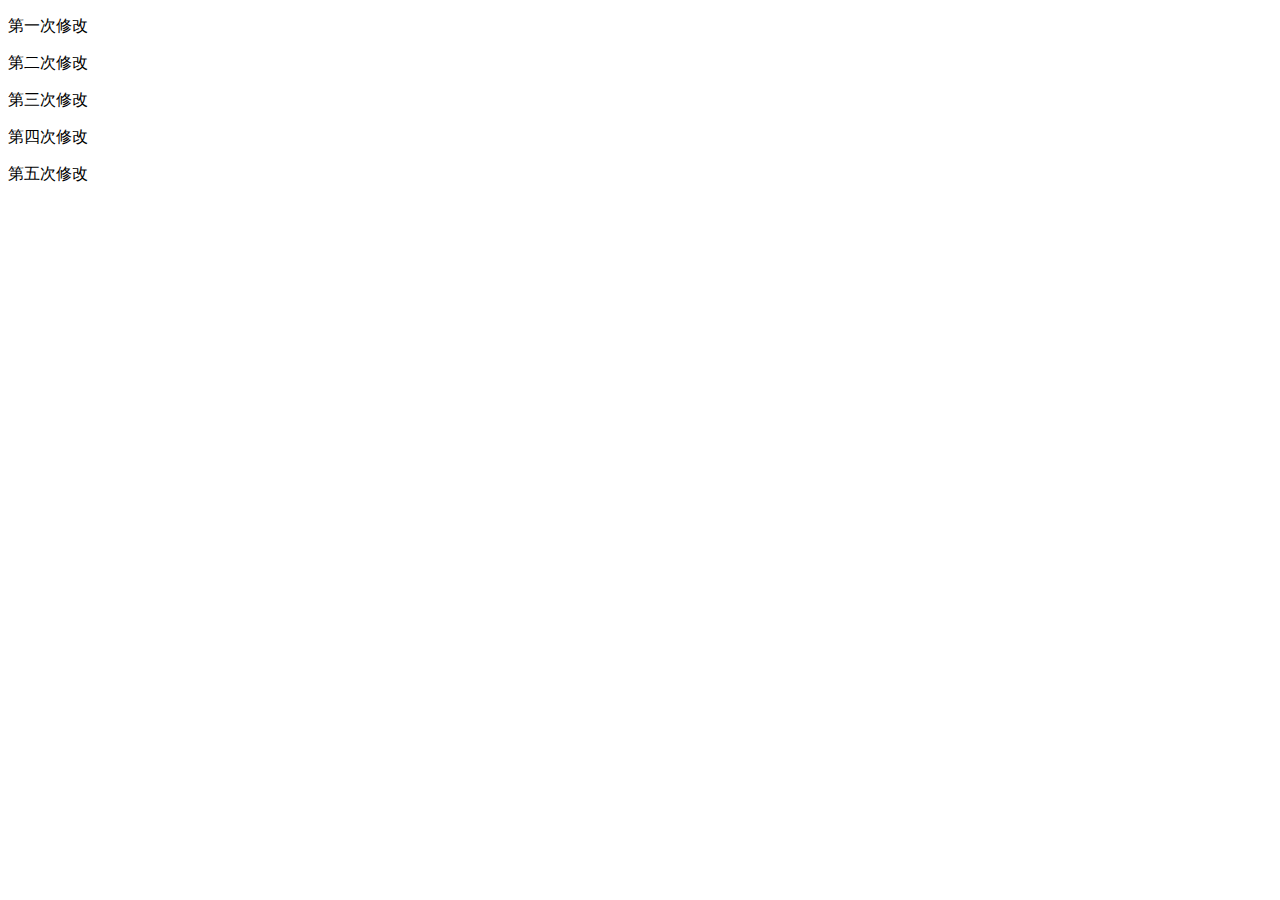
<file: 333/index.html>
<!DOCTYPE html>
<html lang="en">
<head>
    <meta charset="UTF-8">
    <meta name="viewport" content="width=device-width, initial-scale=1.0">
    <title>Documemt</title>
</head>
<body>
    <p>第一次修改</p>
    <p>第二次修改</p>
    <p>第三次修改</p>
    <p>第四次修改</p>
    <p>第五次修改</p>
</body>
</html>
</file>
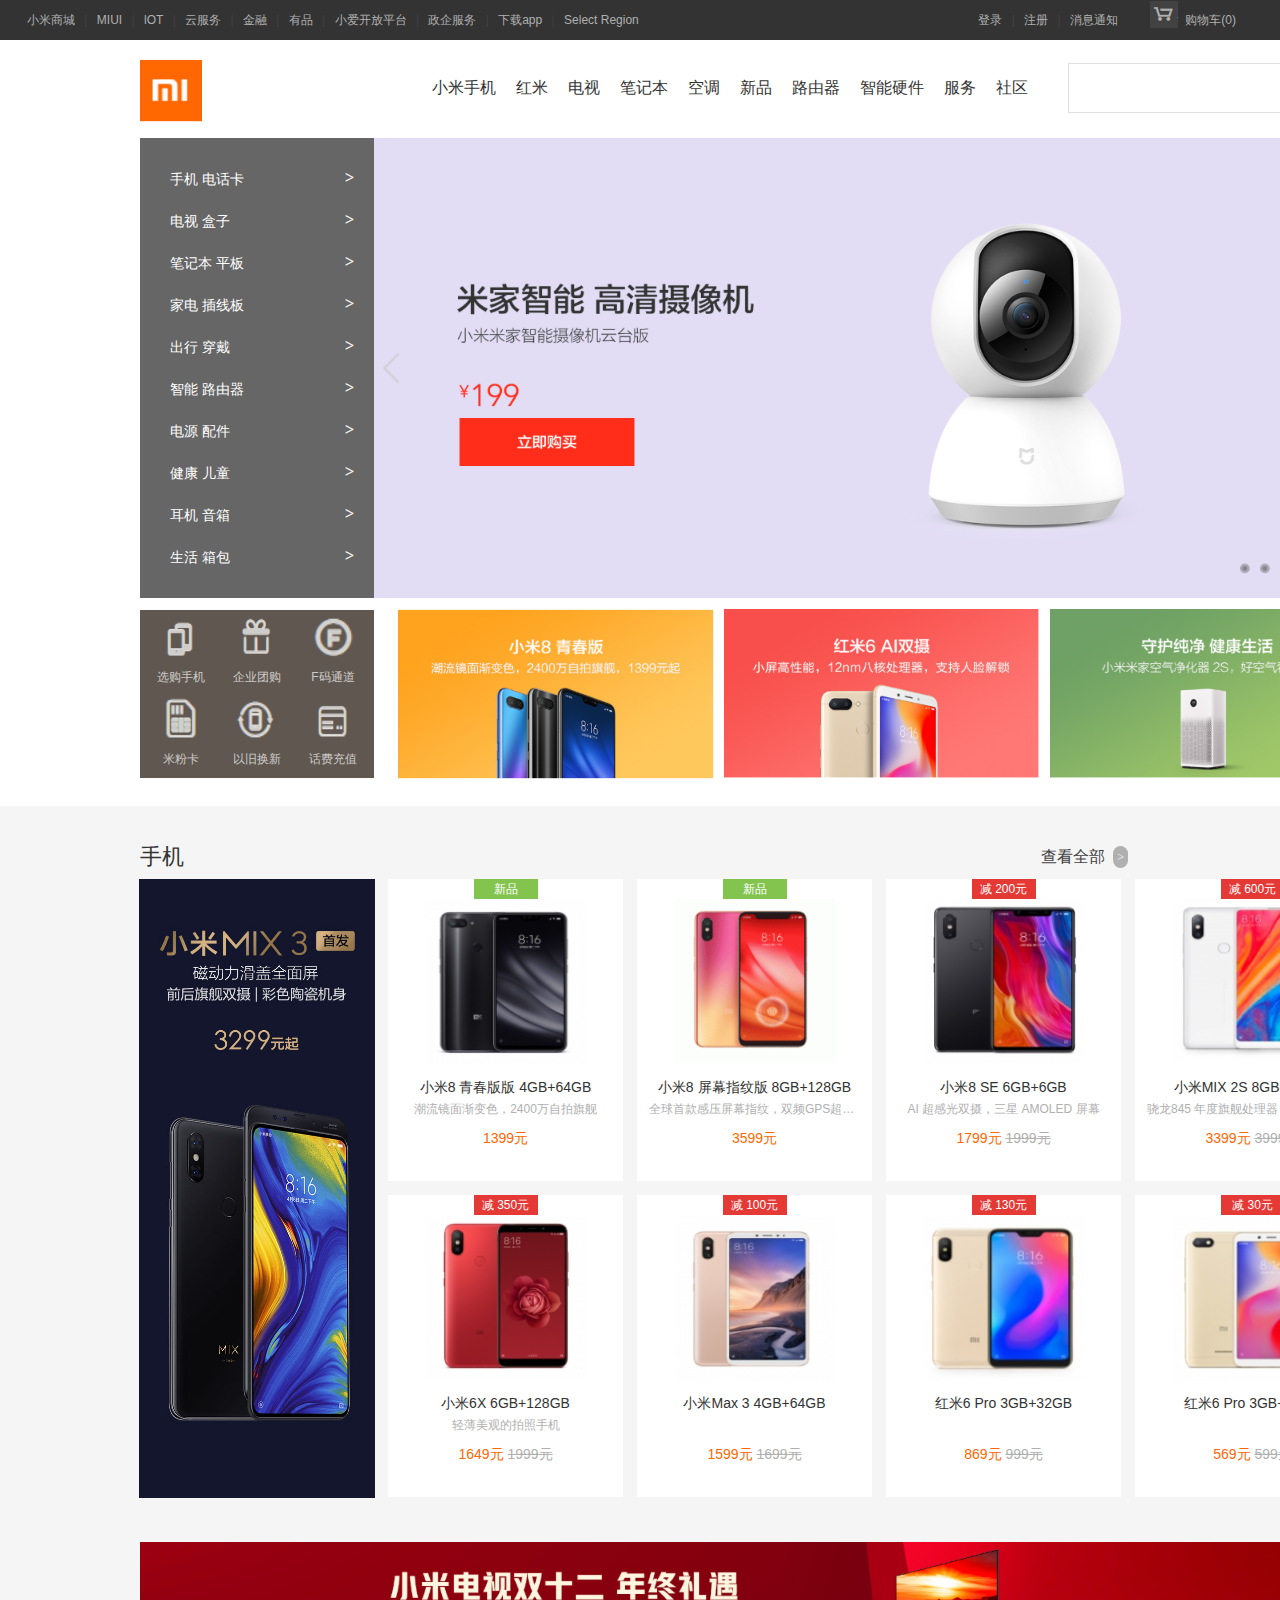
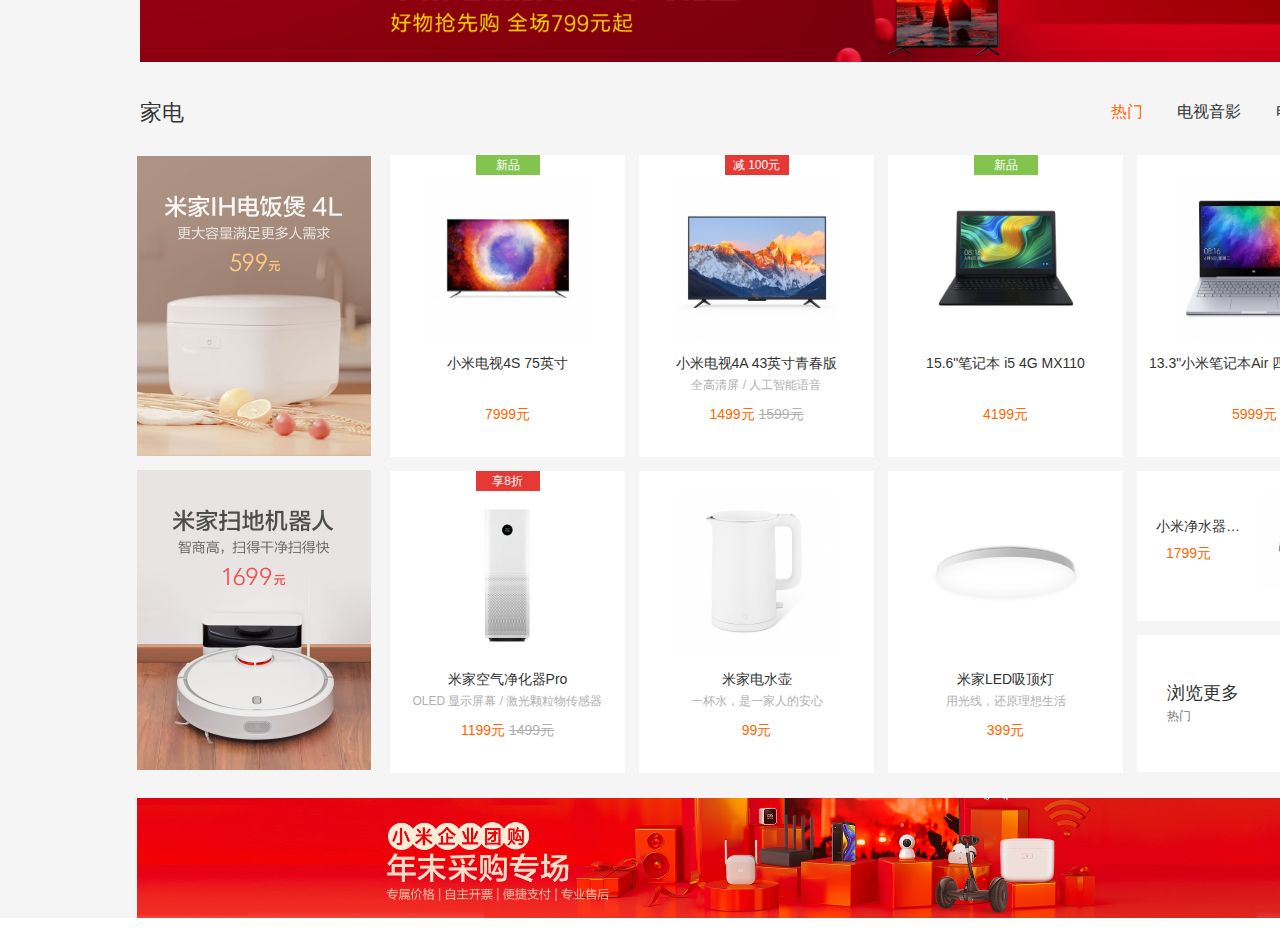
<file: 333/xiaomi/index.html>
<!DOCTYPE html>
<html lang="en">
<head>
  <meta charset="UTF-8">
  <title>小米商城 - 小米MIX 3、小米8、红米6 Pro、小米电视官方网站</title>
  <link rel="shortcut icon"href="images/favicon.ico">
  <link rel="stylesheet"  type="text/css" href="xiaomi.css">
</head>
<body>
  <div class="topbar-tt">
    <header class="Container-11">
        <header style="float: left">
            <a>小米商城</a>
            <span class="sep">|</span>
            <a>MIUI</a>
            <span class="sep">|</span>
            <a>lOT</a>
            <span class="sep">|</span>
            <a>云服务</a>
            <span class="sep">|</span>
            <a>金融</a>
            <span class="sep">|</span>
            <a>有品</a>
            <span class="sep">|</span>
            <a>小爱开放平台</a>
            <span class="sep">|</span>
            <a>政企服务</a>
            <span class="sep">|</span>
            <a>下载app</a>
            <span class="sep">|</span>
            <a>Select Region</a>
        </header>
        <header style="float: right">
            <a>登录</a>
            <span class="sep">|</span>
            <a>注册</a>
            <span class="sep">|</span>
            <a>消息通知</a>
            <div class="shoppingcart-tt">
                <img src="images/01.PNG" class="shoppingcartIcon">
              <span>购物车(0)</span>
            </div>
        </header>
    </header>
  </div>




  
  <div class="site-header-jf">
        <div class="container-jf">
                <div class="header-logo-11">
                   <img src="images/02.PNG" class="logo-tjf">
                </div>
                <div class="header-nav-jf">
                    <ul class="nav-list-jf">
                        <li class="nav-category-jf">
                            <a class="link-category-jf">
                                <span class="text">全部商品分类</span>
                            </a>
                            <li class="nav-item-11">
                                <a class="link-11">
                                    <span class="text">小米手机</span>
                                </a>
                                 </li>
                            <li class="nav-item-11">
                                <a class="link-11">
                                    <span class="text">红米</span>
                                </a>
                            </li>
                            <li class="nav-item-11">
                                <a class="link-11">
                                    <span class="text">电视</span>
                                </a>
                            </li>
                            <li class="nav-item-11">
                                <a class="link-11">
                                    <span class="text">笔记本</span>
                                </a>
                            </li>
                            <li class="nav-item-11">
                                <a class="link-11">
                                    <span class="text">空调</span>
                                </a>
                            </li>
                            <li class="nav-item-11">
                                <a class="link-11">
                                    <span class="text">新品</span>
                                </a>
                            </li>
                            <li class="nav-item-11">
                                <a class="link-11">
                                    <span class="text">路由器</span>
                                </a>
                            </li>
                            <li class="nav-item-11">
                                <a class="link-11">
                                    <span class="text">智能硬件</span>
                                </a>
                            </li>
                            <li class="nav-item-11">
                                <a class="link-11">
                                    <span class="text">服务</span>
                                </a>
                            </li>
                            <li class="nav-item-11">
                                <a class="link-11">
                                    <span class="text">社区</span>
                                </a>
                            </li>
                            <div class="rightnav-jj">
                                    <form class="serch-form-jj">
                                        <input type="text" class="SearchBox" >
                                        <button type="submit" class="SearchBtn">
                                        <i id="fa-search" class="fa fa-search"></i></button>
                                    </form>
                            </div>
                            <div class="site-category-jf">
                              <ul class="site-category-list-jf">
                                <li class="category-item-jf">
                                        <a class="title">手机 电话卡<i class="iconfont">></i></a>
                                </li>
                                <li class="category-item-jf">
                                        <a class="title">电视 盒子<i class="iconfont">></i></a>
                                </li>
                                <li class="category-item-jf">
                                        <a class="title">笔记本 平板<i class="iconfont">></i></a>
                                </li>
                                <li class="category-item-jf">
                                        <a class="title">家电 插线板<i class="iconfont">></i></a>
                                </li>
                                <li class="category-item-jf">
                                        <a class="title">出行 穿戴<i class="iconfont">></i></a>
                                </li>
                                <li class="category-item-jf">
                                        <a class="title">智能 路由器<i class="iconfont">></i></a>
                                </li>
                                <li class="category-item-jf">
                                        <a class="title">电源 配件<i class="iconfont">></i></a>
                                </li>
                                <li class="category-item-jf">
                                        <a class="title">健康 儿童<i class="iconfont">></i></a>
                                </li>
                                <li class="category-item-jf">
                                        <a class="title">耳机 音箱<i class="iconfont">></i></a>
                                </li>
                                <li class="category-item-jf">
                                        <a class="title">生活 箱包<i class="iconfont">></i></a>
                                </li>
                              </ul>
                            </div>
                            <div class="header-datu">
                                <img src="images/03.PNG" class="datu-11">
                            </div>
                        </li>
                    </ul>
                </div>
        </div>
  </div>



  <div class="home-hero-container-tjf container">
      <div class="home-hero-tt">
          <div class="home-hero-sub-jj">
              <div class="tu-04-tjf">
                  <ul class="home-channel-list-tt">
                      <li class="exposure-tjf">
                          <div class="jjj"><img src="images/tu-1.PNG" class="tu"></div>
                          <a href="">选购手机</a>
                      </li>
                      <li class="exposure-tjf">
                          <div class="jjj"><img src="images/tu-2.PNG"class="tu"></div>
                          <a href="">企业团购</a>
                      </li>
                      <li class="exposure-tjf">
                          <div class="jjj"><img src="images/tu-3.PNG"class="tu"></div>
                          <a href="">F码通道</a>
                      </li>
                      <li class="exposure-tjf">
                          <div class="jjj"><img src="images/tu-4.PNG"class="tu"></div>
                          <a href="">米粉卡</a>
                      </li>
                      <li class="exposure-tjf">
                        <div class="jjj"><img src="images/tu-5.PNG"class="tu"></div>
                        <a href="">以旧换新</a>
                      </li>
                      <li class="exposure-tjf">
                          <div class="jjj"><img src="images/tu-6.PNG"class="tu"></div>
                          <a href="">话费充值</a>
                      </li>
                  </ul>
              </div>
              <div class="san-tu-jj">
                  <ul class="home-promo-list-ff">
                      <li class="first-jj">
                          <a class="item-ff">
                            <img src="images/05.PNG" class="pian-05-jj">
                          </a>
                      </li>
                      <li>
                          <a class="item-ff">
                            <img src="images/06.PNG" class="pian-06-ff">
                          </a>
                      </li>
                      <li>
                          <a class="item-ff">
                            <img src="images/07.PNG" class="pian-07-tt">
                          </a>
                      </li>
                  </ul>
              </div>
          </div>
      </div>
  </div>


  <div class="page-main-t home-main-j">
    <div class="container-jhy">
        <div class="home-brick-box-11 home-birck-row-2-box-11">
            <div class="box-aa">
                <h2 class="title-2">手机</h2>
            </div>
            <div class="more-bb">
                <a class="more-link-bb">查看全部<i class="iconfont-bb">></i></a>
            </div>
            <div class="box-bb">
                <div class="row-jhy">
                    <div class="sj-08">
                        <ul class="brick-promo-list-ff">
                            <li class="brick-item-1 brick-item-l">
                                <a class="tu-8">
                                    <img src="images/08.jpg" class="pian-08-tt">
                                </a>
                            </li>
                        </ul>
                    </div>
                    <div class="span16-sj">
                        <ul class="brick-list-sj">
                            <li class="brick-item-2 brick-item-m-2">
                                <div class="tu-tjf">
                                    <a href="">
                                        <img src="images/09.PNG" class="pian-tjf">
                                    </a>
                                </div>
                                <h3 class="title-3">
                                    <a ref="">小米8 青春版版 4GB+64GB</a>
                                </h3>
                                <p class="desc-1">潮流镜面渐变色，2400万自拍旗舰</p>
                                <p class="price-1">
                                        <span class="num">1399</span>元
                                </p>
                                <div class="flag-1 flag-new-1">新品</div>
                            </li>
                            <li class="brick-item-2 brick-item-m-2">
                                <div class="tu-tjf">
                                    <a href="">
                                        <img src="images/10.PNG"class="pian-tjf">
                                    </a>
                                </div>
                                <h3 class="title-3">
                                    <a ref="">小米8 屏幕指纹版 8GB+128GB</a>
                                </h3>
                                <p class="desc-1">全球首款感压屏幕指纹，双频GPS超精准定位</p>
                                <p class="price-1">
                                    <span class="num">3599</span>元
                                </p>
                                <div class="flag-1 flag-new-1">新品</div>
                            </li>
                            <li class="brick-item-2 brick-item-m-2">
                                <div class="tu-tjf">
                                    <a href="">
                                        <img src="images/11.PNG"class="pian-tjf">
                                    </a>
                                </div>
                                <h3 class="title-3">
                                    <a ref="">小米8 SE 6GB+6GB</a>
                                </h3>
                                <p class="desc-1">AI 超感光双摄，三星 AMOLED 屏幕</p>
                                <p class="price-1">
                                    <span class="num">1799</span>元
                                    <del>
                                        <span class="num">1999</span>元
                                    </del>
                                </p>
                                <div class="flag-2 flag-saleoff-1">减 200元</div>
                            </li>
                            <li class="brick-item-2 brick-item-m-2">
                                <div class="tu-tjf">
                                    <a href="">
                                        <img src="images/12.PNG"class="pian-tjf">
                                    </a>
                                </div>
                                <h3 class="title-3">
                                    <a ref="">小米MIX 2S 8GB+256GB</a>
                                </h3>
                                <p class="desc-1">骁龙845 年度旗舰处理器，艺术品般陶瓷机身</p>
                                <p class="price-1">
                                    <spa n class="num">3399</span>元
                                    <del>
                                        <span class="num">3999</span>元
                                    </del>
                                </p>
                                <div class="flag-2 flag-saleoff-1">减 600元</div>
                            </li>
                            <li class="brick-item-2 brick-item-m-2">
                                <div class="tu-tjf">
                                    <a href="">
                                        <img src="images/13.PNG"class="pian-tjf">
                                    </a>
                                </div>
                                <h3 class="title-3">
                                    <a ref="">小米6X 6GB+128GB</a>
                                </h3>
                                <p class="desc-1">轻薄美观的拍照手机</p>
                                <p class="price-1">
                                    <span class="num">1649</span>元
                                    <del>
                                        <span class="num">1999</span>元
                                    </del>
                                </p>
                                <div class="flag-2 flag-saleoff-1">减 350元</div>
                            </li>
                            <li class="brick-item-2 brick-item-m-2">
                                <div class="tu-tjf">
                                    <a href="">
                                        <img src="images/14.PNG"class="pian-tjf">
                                    </a>
                                </div>
                                <h3 class="title-3">
                                    <a ref="">小米Max 3 4GB+64GB</a>
                                </h3>
                                <p class="desc-1"></p>
                                <p class="price-1">
                                    <span class="num">1599</span>元
                                    <del>
                                        <span class="num">1699</span>元
                                    </del>
                                </p>
                                <div class="flag-2 flag-saleoff-1">减 100元</div>
                            </li>
                            <li class="brick-item-2 brick-item-m-2">
                                <div class="tu-tjf">
                                    <a href="">
                                        <img src="images/15.PNG"class="pian-tjf">
                                    </a>
                                </div>
                                <h3 class="title-3">
                                    <a ref="">红米6 Pro 3GB+32GB</a>
                                </h3>
                                <p class="desc-1"></p>
                                <p class="price-1">
                                    <span class="num">869</span>元
                                    <del>
                                        <span class="num">999</span>元
                                    </del>
                                </p>
                                <div class="flag-2 flag-saleoff-1">减 130元</div>
                            </li>
                            <li class="brick-item-2 brick-item-m-2">
                                <div class="tu-tjf">
                                    <a href="">
                                        <img src="images/16.PNG"class="pian-tjf">
                                    </a>
                                </div>
                                <h3 class="title-3">
                                    <a ref="">红米6 Pro 3GB+32GB</a>
                                </h3>
                                <p class="desc-1"></p>
                                <p class="price-1">
                                <span class="num">569</span>元
                                    <del>
                                        <span class="num">599</span>元
                                    </del>
                                </p>
                                <div class="flag-2 flag-saleoff-1">减 30元</div>
                            </li>
                        </ul>
                    </div>
                </div>
            </div>
        </div>
        <div class="home-banner-box home-banner-box-brick">
            <a herf="">
                <img src="images/17.PNG"class="tu-17">
            </a>
        </div>
        <div class="home-brick-box-11 home-birck-row-2-box-11">
            <div class="box-aa">
                <h2 class="title-2">家电</h2>
                <div class="more-cc">
                    <ul class="tab-list-11">
                        <li class="tab-active-11">热门</li>
                        <li class>电视音影</li>
                        <li class>电脑</li>
                        <li class>家居</li>
                    </ul>
                </div>
            </div>
            <div class="box-bb">
                <div class="row-jhy">
                    <div class="jd-11">
                       <ul class="brick-promo-list-ff">
                           <li class="brick-item-1 brick-item-m">
                               <a href="">
                                   <img src="images/18.jpg"class="tu-jd">
                               </a>
                           </li>
                           <li class="brick-item-1 brick-item-m">
                               <a href="">
                                   <img src="images/19.jpg"class="tu-jd">
                               </a>
                           </li>
                       </ul> 
                    </div>
                    <div class="span16-jd">
                        <div class="tab-container-jd">
                            <ul class="brick-list-jd">
                                <li class="brick-item-2 brick-item-m-2">
                                    <div class="tu-tjf">
                                        <a href="">
                                            <img src="images/20.png"class="pian-tjf">
                                        </a>
                                    </div>
                                    <h3 class="title-3">
                                        <a ref="">小米电视4S 75英寸</a>
                                    </h3>
                                    <p class="desc-1"></p>
                                    <p class="price-1">
                                        <span class="mun">7999</span>元
                                    </p>
                                    <p class="rank-tt"></p>
                                    <div class="flag-1 flag-new-1">新品</div>
                                </li>
                                <li class="brick-item-2 brick-item-m-2">
                                    <div class="tu-tjf">
                                        <a href="">
                                            <img src="images/21.jpg"class="pian-tjf">
                                        </a>
                                    </div>
                                    <h3 class="title-3">
                                        <a ref="">小米电视4A 43英寸青春版</a>
                                    </h3>
                                    <p class="desc-1">全高清屏 / 人工智能语音</p>
                                    <p class="price-1">
                                        <span class="mun">1499</span>元
                                        <del>
                                            <span class="num">1599</span>元
                                        </del>
                                    </p>
                                    <p class="rank-tt"></p>
                                    <div class="flag-2 flag-saleoff-1">减 100元</div>
                                </li>
                                <li class="brick-item-2 brick-item-m-2">
                                    <div class="tu-tjf">
                                        <a href="">
                                            <img src="images/22.png"class="pian-tjf">
                                        </a>
                                    </div>
                                    <h3 class="title-3">
                                        <a ref="">15.6"笔记本 i5 4G MX110</a>
                                    </h3>
                                    <p class="desc-1"></p>
                                    <p class="price-1">
                                        <span class="mun">4199</span>元
                                    </p>
                                    <p class="rank-tt"></p>
                                    <div class="flag-1 flag-new-1">新品</div>
                                </li>
                                <li class="brick-item-2 brick-item-m-2">
                                    <div class="tu-tjf">
                                        <a href="">
                                            <img src="images/23.jpg"class="pian-tjf">
                                        </a>
                                    </div>
                                    <h3 class="title-3">
                                        <a ref="">13.3"小米笔记本Air 四核i7 8GB 256G MX150 银色</a>
                                    </h3>
                                    <p class="desc-1"></p>
                                    <p class="price-1">
                                        <span class="mun">5999</span>元
                                    </p>
                                    <p class="rank-tt"></p>
                                </li>
                                <li class="brick-item-2 brick-item-m-2">
                                    <div class="tu-tjf">
                                        <a href="">
                                            <img src="images/24.png"class="pian-tjf">
                                        </a>
                                    </div>
                                    <h3 class="title-3">
                                        <a ref="">米家空气净化器Pro</a>
                                    </h3>
                                    <p class="desc-1">OLED 显示屏幕 / 激光颗粒物传感器</p>
                                    <p class="price-1">
                                        <span class="mun">1199</span>元
                                        <del>
                                            <span class="num">1499</span>元
                                        </del>
                                    </p>
                                    <p class="rank-tt"></p>
                                    <div class="flag-2 flag-saleoff-1">享8折</div>
                                </li>
                                <li class="brick-item-2 brick-item-m-2">
                                    <div class="tu-tjf">
                                        <a href="">
                                            <img src="images/25.jpg"class="pian-tjf">
                                        </a>
                                    </div>
                                    <h3 class="title-3">
                                        <a ref="">米家电水壶</a>
                                    </h3>
                                    <p class="desc-1">一杯水，是一家人的安心</p>
                                    <p class="price-1">
                                        <span class="mun">99</span>元
                                    </p>
                                    <p class="rank-tt"></p>
                                </li>
                                <li class="brick-item-2 brick-item-m-2">
                                    <div class="tu-tjf">
                                        <a href="">
                                            <img src="images/26.png"class="pian-tjf">
                                        </a>
                                    </div>
                                    <h3 class="title-3">
                                        <a ref="">米家LED吸顶灯</a>
                                    </h3>
                                    <p class="desc-1">用光线，还原理想生活</p>
                                    <p class="price-1">
                                        <span class="mun">399</span>元
                                    </p>
                                    <p class="rank-tt"></p>
                                </li>
                                <li class="brick-item-3 brick-item-s">
                                    <div class="tu-tjf">
                                        <a href="">
                                            <img src="images/27.jpg"class="pian-27">
                                        </a>
                                    </div>
                                    <h3 class="title-4">
                                        <a ref="">小米净水器（厨下式）</a>
                                    </h3>
                                    <p class="price-2">
                                        <span class="mun">1799</span>元
                                    </p>
                                </li>
                                <li class="brick-item-4 brick-item-s">
                                    <div class="figure-more-ff">
                                        <a href="">
                                            <img src="images/28.PNG"class="pian-jiantou">
                                        </a>
                                    </div>
                                    <a class="more-dd">浏览更多
                                        <small>热门</small>
                                    </a>
                                </li>
                            </ul>
                        </div>
                    </div>
                </div>
            </div>
        </div>
        <div class="home-banner-box home-banner-box-brick">
            <a herf="">
                <img src="images/29.jpg"class="tu-29">
            </a>
        </div>     
    </div>
  </div>

 
      

</body>
</html>
</file>
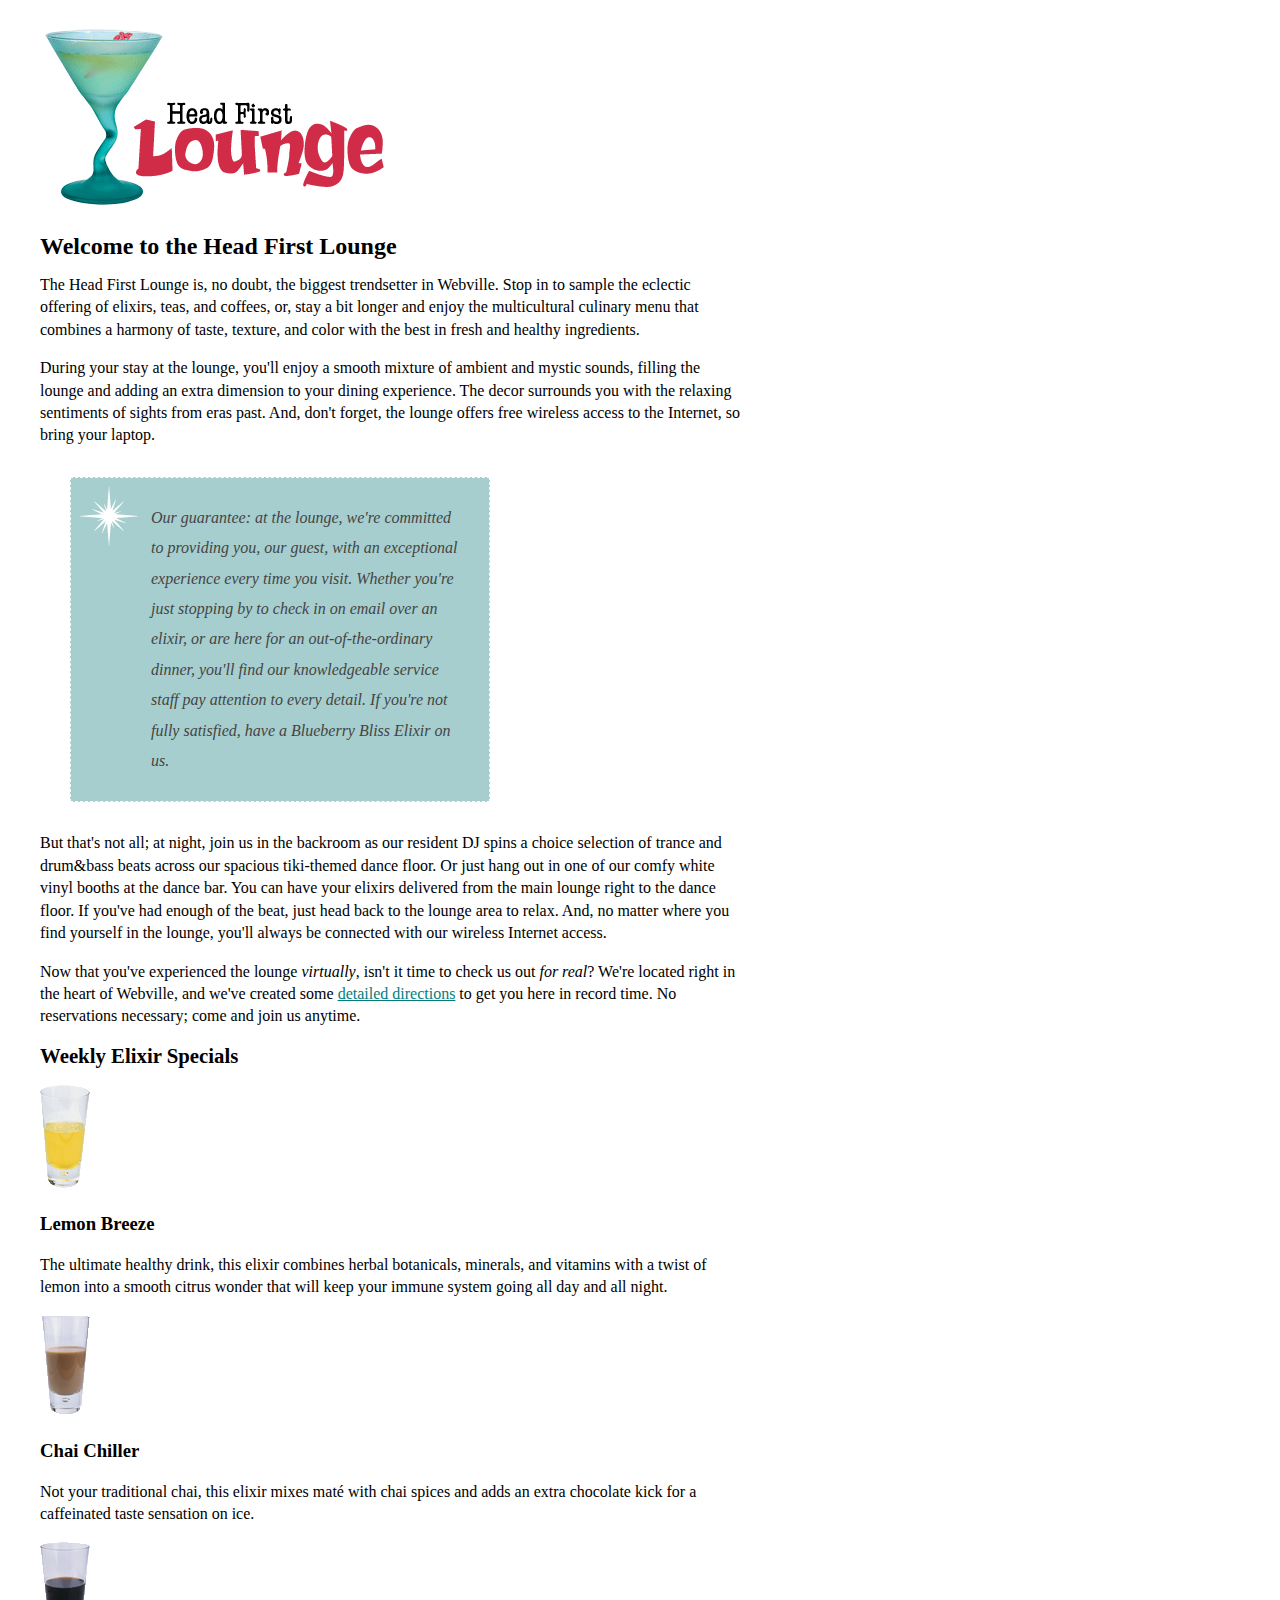
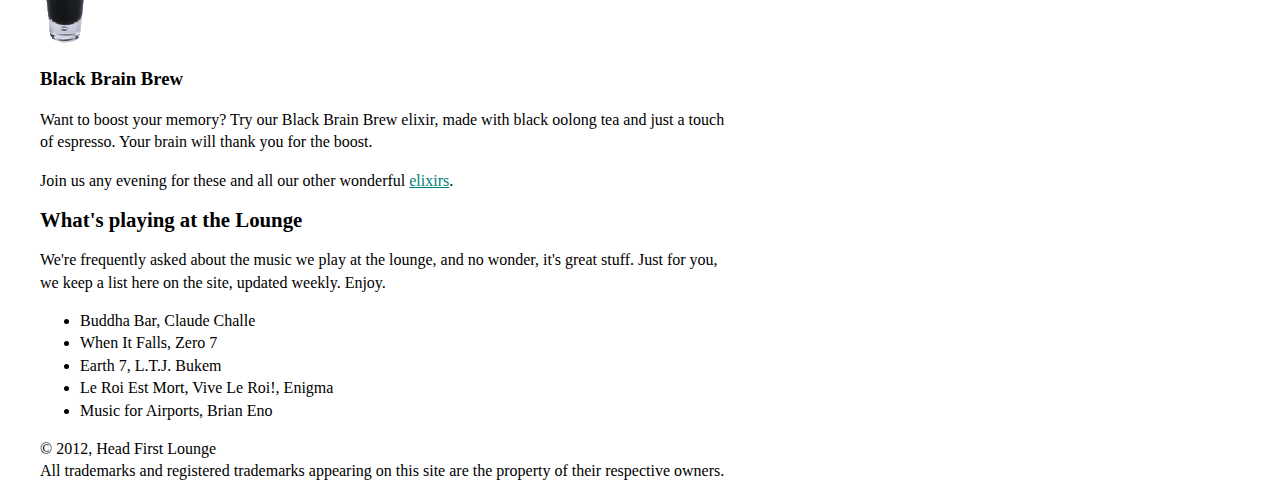
<file: lounge/lounge.html>
<!DOCTYPE html>
<html>
  <head>
    <meta charset="utf-8">
    <title>Head First Lounge</title>
    <link type="text/css" rel="stylesheet" href="lounge.css">
  </head>
  <body>
    <p><img src="images/logo.gif" alt="Head First Lounge"></p>
    <h1>Welcome to the Head First Lounge</h1>
    <p>
      The Head First Lounge is, no doubt, the biggest trendsetter in Webville. 
      Stop in to sample the eclectic offering of elixirs, teas, and coffees,
      or, stay a bit longer and enjoy the multicultural culinary menu that 
      combines a harmony of taste, texture, and color with the best in fresh
      and healthy ingredients.  
    </p>

    <p>
      During your stay at the lounge, you'll enjoy a smooth mixture of 
      ambient and mystic sounds, filling the lounge and adding an extra dimension 
      to your dining experience. The decor surrounds you with the relaxing sentiments 
      of sights from eras past. And, don't forget, the lounge offers free wireless 
      access to the Internet, so bring your laptop.  
    </p>

    <p id="guarantee">
      Our guarantee: at the lounge, we're committed to providing you, 
      our guest, with an exceptional experience every time you visit. 
      Whether you're just stopping by to check in on email over an 
      elixir, or are here for an out-of-the-ordinary dinner, you'll 
      find our knowledgeable service staff pay attention to every detail. 
      If you're not fully satisfied, have a Blueberry Bliss Elixir on us.
    </p>

    <p>
      But that's not all; at night, join us in the backroom as our resident 
      DJ spins a choice selection of trance and drum&amp;bass beats across 
      our spacious tiki-themed dance floor. Or just hang out in one of our 
      comfy white vinyl booths at the dance bar. You can have your elixirs 
      delivered from the main lounge right to the dance floor. If you've 
      had enough of the beat, just head back to the lounge area to relax.
      And, no matter where you find yourself in the lounge, you'll always be 
      connected with our wireless Internet access.
    </p>

    <p>
      Now that you've experienced the lounge <em>virtually</em>, isn't 
      it time to check us out <em>for real</em>? We're located right
      in the heart of Webville, and we've created some 
      <a href="about/directions.html"
         title="Detailed Directions to the Lounge">detailed directions</a>	
      to get you here in record time. No reservations necessary; 
      come and join us anytime.
    </p>

    <h2>Weekly Elixir Specials</h2>
    <p>
      <img src="images/yellow.gif" alt="Lemon Breeze Elixir">
    </p>
    <h3>Lemon Breeze</h3>
    <p>
      The ultimate healthy drink, this elixir combines
      herbal botanicals, minerals, and vitamins with
      a twist of lemon into a smooth citrus wonder
      that will keep your immune system going all
      day and all night.
    </p>

    <p>
      <img src="images/chai.gif" alt="Chai Chiller Elixir">
    </p>
    <h3>Chai Chiller</h3>
    <p>
      Not your traditional chai, this elixir mixes mat&eacute;
      with chai spices and adds an extra chocolate kick for
      a caffeinated taste sensation on ice.
    </p>

    <p>
      <img src="images/black.gif" alt="Black Brain Brew Elixir">
    </p>
    <h3>Black Brain Brew</h3>
    <p>
      Want to boost your memory?  Try our Black Brain Brew
      elixir, made with black oolong tea and just a touch
      of espresso.  Your brain will thank you for the boost.
    </p>

    <p>
      Join us any evening for these and all our 
      other wonderful 
      <a href="beverages/elixir.html" 
         title="Head First Lounge Elixirs">elixirs</a>.
    </p>

    <h2>What's playing at the Lounge</h2>
    <p>
      We're frequently asked about the music we play at the lounge, and no wonder, 
      it's great stuff. Just for you, we keep a list here on the site, updated weekly. 
      Enjoy.
    </p>
    <ul>
      <li>Buddha Bar, Claude Challe</li>
      <li>When It Falls, Zero 7</li>
      <li>Earth 7, L.T.J. Bukem</li>
      <li>Le Roi Est Mort, Vive Le Roi!, Enigma</li>
      <li>Music for Airports, Brian Eno</li>
    </ul>

    <p>
      &copy; 2012, Head First Lounge<br>
      All trademarks and registered trademarks appearing on this site are 
      the property of their respective owners.
    </p>
  </body>
</html>
</file>
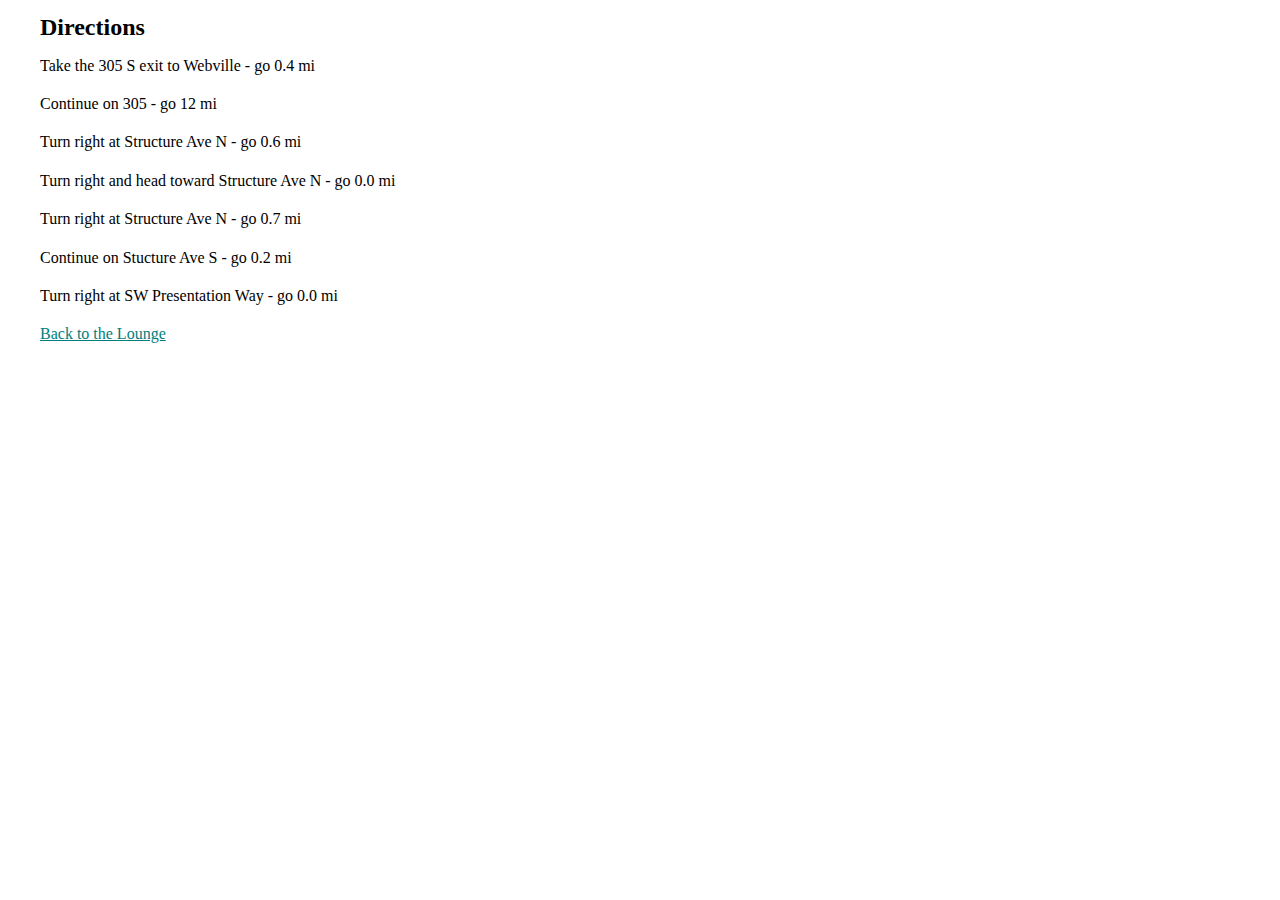
<file: lounge/about/directions.html>
<!DOCTYPE html>
<html>
  <head>
    <meta charset="utf-8">
    <title>Head First Lounge Directions</title>
    <link type="text/css" rel="stylesheet" href="../lounge.css">
  </head>
  <body>
    <h1>Directions</h1>
    <p>Take the 305 S exit to Webville - go 0.4 mi</p>
    <p>Continue on 305 - go 12 mi</p>
    <p>Turn right at Structure Ave N - go 0.6 mi</p>
    <p>Turn right and head toward Structure Ave N - go 0.0 mi</p>
    <p>Turn right at Structure Ave N - go 0.7 mi</p>
    <p>Continue on Stucture Ave S - go 0.2 mi</p>
    <p>Turn right at SW Presentation Way - go 0.0 mi</p>
    <p>
      <a href="../lounge.html">Back to the Lounge</a>
    </p>
  </body>
</html>
</file>
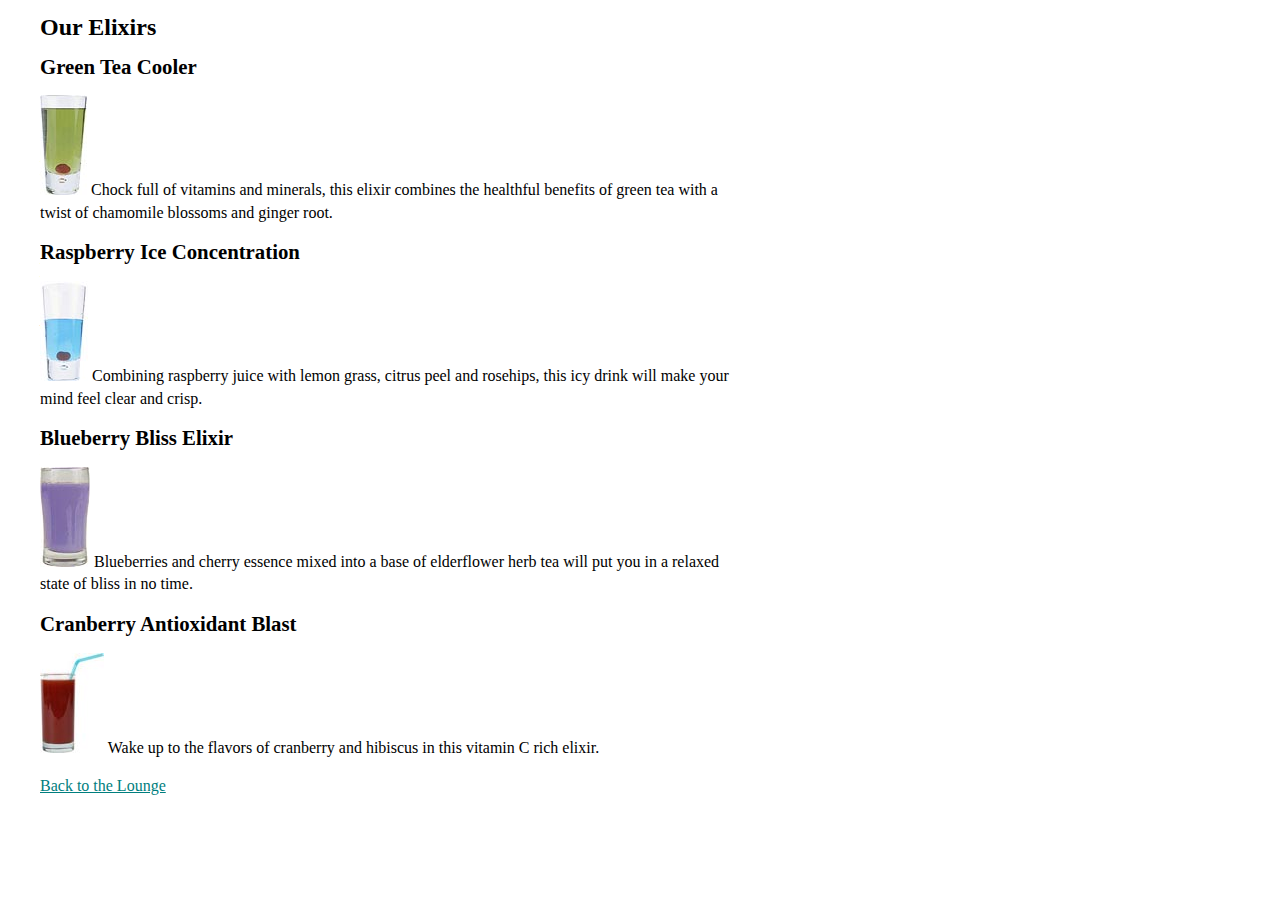
<file: lounge/beverages/elixir.html>
<!DOCTYPE html>
<html>
  <head>
    <meta charset="utf-8">
    <title>Head First Lounge Elixirs</title>
    <link type="text/css" rel="stylesheet" href="../lounge.css">
  </head>
  <body>
    <h1>Our Elixirs</h1>

    <h2>Green Tea Cooler</h2>
    <p class="greentea">
      <img src="../images/green.jpg" alt="Green Tea Cooler">
      Chock full of vitamins and minerals, this elixir
      combines the healthful benefits of green tea with
      a twist of chamomile blossoms and ginger root.
    </p>
    <h2>Raspberry Ice Concentration</h2>
    <p class="raspberry">
      <img src="../images/lightblue.jpg" alt="Raspberry Ice Concentration">
      Combining raspberry juice with lemon grass,
      citrus peel and rosehips, this icy drink
      will make your mind feel clear and crisp.
    </p>
    <h2>Blueberry Bliss Elixir</h2>
    <p class="blueberry">
      <img src="../images/blue.jpg" alt="Blueberry Bliss Elixir">
      Blueberries and cherry essence mixed into a base
      of elderflower herb tea will put you in a relaxed
      state of bliss in no time.
    </p>
    <h2>Cranberry Antioxidant Blast</h2>
    <p>
      <img src="../images/red.jpg" alt="Cranberry Antioxidant Blast">
      Wake up to the flavors of cranberry and hibiscus
      in this vitamin C rich elixir.
    </p>
    <p>
      <a href="../lounge.html">Back to the Lounge</a>
    </p>
  </body>
</html>
</file>
<file: 333/xiaomi/xiaomi.css>
body{
    font: 14px/1.5 "Helvetica Neue",Helvetica,Arial,"Microsoft Yahei","Hiragino Sans GB","Heiti SC","WenQuanYi Micro Hei",sans-serif;
    color: #333;
    background-color: #fff;
    min-width: 1226px;
    margin: 0;
}

.topbar-tt {
    
    z-index: 30;
    height: 40px;
    font-size: 12px;
    color: #b0b0b0;
    background: #333;
}
     
.topbar-tt a{
  line-height:40px;
  color:#b0b0b0;
  line-height: 40px;
  display: inline-block;
}


.topbar-tt a:hover{
  color: #ffffff;
  text-decoration: none;
}

.Container-11 {
       width:1226px;
       margin-right: auto;
       margin-left: auto;
      
  
}

.shoppingcart-tt{
    position: relative;
    z-index: 32;
    display: inline-block;
    height: 40px;
    text-align: center;
    color: #b0b0b0;
    background: #333;
    width:120px;
    margin-left: 15px;
    float:right;
    display:block;
    line-height:40px;
    

    
}


.shoppingcartIcon{
    margin-right: 4px;
    font-size: 12px;
    line-height: 40px;
    vertical-align: -4px;
    

}

.sep{
    margin: 0 .5em;
    color: #424242;
}



.site-header-jf{
    position: relative;
    z-index: 20;
    height: 100px;

}

.container-jf{
    position: relative;
   
}

.container-jf r { width: 1226px;
    margin-right: auto;
    margin-left: auto;

}

.header-logo-11{
    display: inline;
    position:absolute;
    width: 62px;
    margin-top: 20px;
    margin-left: 140px;
    

}


.logo-tjf{
    width:62px;
    height:62px;
}



.header-nav-jf{
    float: left;
    width: 850px;
}

.nav-list-jf{
    position: relative;
    z-index: 10;
    float: left;
    width: 820px;
    height: 88px;
    margin: 0;
    padding: 10px 0 0 280px;
    list-style-type: none;
    font-size: 16px;
}


.nav-category-jf{
    position: relative;
    float: left;
    width: 127px;
    padding-right: 15px;
}

.link-category-jf{
    visibility: hidden;
    display: block;
    padding: 26px 0 38px;
    text-align: right;
    color: #333;
}

.site-category-jf{
    display: block;
    position: absolute;
    top: 98px;
    left: 140px;
    z-index: 21;
    width: 234px;
    height: 460px;
    font-size: 14px;
}


.site-category-list-jf{
    height: 420px;
    border: 0;
    color: #fff;
    background: rgba(0,0,0,0.6);
    margin: 0;
    padding: 20px 0;
    list-style-type: none;
    
}

.title{
    color: #fff;
    position: relative;
    display: block;
    padding-left: 30px;
    height: 42px;
    line-height: 42px;
}

.site-category-jf a:hover{
    background-color:#ff6700;
}

.title i{
    position: absolute;
    top: 12px;
    right: 20px;
    font-size: 16px;
    line-height: 16px;
}

.iconfont{
    font-family: "iconfont" !important;
    font-style: normal;
    -webkit-font-smoothing: antialiased;
    -webkit-text-stroke-width: 0.2px;
}

.nav-item-11{
    float: left;
}

.link-11{
    display: block;
    padding: 26px 10px 38px;
    color: #333
}

.nav-item-11 a:hover{
    color:#ff6700
}


.rightnav-jj{
    margin-top:13px;
    float:right;
    width: 29px;
    margin-left:25px;
}

.serch-form-jj{
    position:relative;
    width:296px;
    height:50px;
    margin-left:-3px;
}

.SearchBox{
    position: absolute;
    top: 0;
    right: 51px;
    z-index: 1;
    width: 223px;
    height: 48px;
    padding: 0 10px;
    border: 1px solid #e0e0e0;
    font-size: 14px;
    line-height: 48px;
    outline: 0;
    transition: all .2s;
}

.SearchBtn{
    position: absolute;
    right: 0;
    top: 0;
    z-index: 2;
    width: 52px;
    height: 50px;
    border: 1px solid #e0e0e0;
    font-size: 24px;
    line-height: 24px;
    background: #fff;
    color: #616161;
    outline: 0;
    transition: all .2s;
}



.datu-11{
    width: 990px;
    height: 460px;
}

.header-datu{
    margin-left:94px;
    
}


.home-hero-sub-ff{
    margin-left: -14px;

}

.row{
    margin-left: -14px;
}

.tu-04-tjf{
    
    margin-left: 14px;
    min-height: 1px;
    width: 234px;
    margin-top:470px;
    margin-left: 153px;
    
}

.home-channel-list-tt a{
    display: block;
    text-decoration-line: none;
    text-overflow: ellipsis;
    white-space: nowrap;
    overflow: hidden;
    transition: color .2s;
    color: rgba(255,255,255,0.7);

}


.home-channel-list-tt{
    margin: 0;
    padding: 3px;
    list-style-type: none;
    font-size: 12px;
    text-align: center;
    background: #5f5750;
    height:162px;
}


.home-channel-list-tt li{
    position: relative;
    float: left;
    width: 70px;
    height: 82px;
    padding: 0 3px;
    
}


.tu{
    width:50px;
    height:50px;
}


.exposure-tjf a:hover{
    color:#ffffff
}


.home-hero-container-tjf{
    position: relative;
    z-index: 10;

}


.home-hero-tt{
    position: relative;
    margin-bottom: 26px;
}


.home-hero-sub-jj {
    margin-top: 14px;
    width:1170px;
    height:170px;
    margin:0 auto;
    margin-left:-13px;
}



.pian-04-tt{
    width:237px;
    height:180x
}



.san-tu-jj{
    
    width: 978px;
    float: left;
    margin-left: 401px;
    margin-top: -169px;
    min-height: 1px;

}


.home-promo-list-ff{
    margin: 0;
    padding: 0;
    list-style-type: none;
}




.home-promo-list-ff li{
    float: left;
    width: 316px;
    height: 170px;
    margin-left: 10px;
    transition: box-shadow .2s linear;
}


.first-jj{
    margin-left: 0;
}


.item-ff{
    display: block;
    height: 170px;
}


.img{
    border: 0;
}




.pian-05-jj{
    width: 316px;
    height: 170px;
    
}



.pian-06-ff{
    width: 316px;
    height: 170px;
}


.pian-07-tt{
    width: 316px;
    height: 170px;
}



.home-main-j{
    padding-top: 22px;
}

.page-main-t{
    width:1519px;
    padding-top: 22px;
    background: #f5f5f5;
}

.container-jhy r{
    width: 1226px;
    margin-right: auto;
    margin-left: auto;

}

.home-brick-box-11{
    margin-bottom: 8px;
}

.home-birck-row-2-box-11{
    height: 686px
}


.box-aa{
    position: relative;
    height: 58px;
    -webkit-font-smoothing: antialiased;
}

.title-2{
    margin: 0 0 0 140px;
    font-size: 22px;
    font-weight: 200;
    line-height: 58px;
    color: #333;

}


.more-bb{
    position: absolute;
    top: 828px;
    right: 152px;
}

.more-link-bb{
    font-size: 16px;
    line-height: 58px;
    color: #424242;
    transition: all .4s;
}


.more-bb a:hover{
    color:#ff6700;
}



.iconfont-bb{
    width: 12px;
    height: 12px;
    padding: 4px;
    margin-left: 8px;
    border-radius: 16px;
    font-size: 12px;
    line-height: 12px;
    background: #b0b0b0;
    color: #fff;
    vertical-align: 1px;
    transition: all .4s;
    font-family: "iconfont" !important;
    font-style: normal;
    -webkit-font-smoothing: antialiased;
}





.row-jhy{
    margin-left: -14px;
}

.sj-08{
    width: 234px;
    float: left;
    margin-left: 14px;
    min-height: 1px;
}

.brick-promo-list-ff{
    height: 614px;
    padding: 0;
    list-style-type: none;
}


.brick-item-l{
    height: 614px;
}


.brick-item-1{
    position: relative;
    z-index: 1;
    float: left;
    width: 234px;
    margin-left: 14px;
    margin-bottom: 14px;
    transition: all .2s linear;
}

.tu-8{
    display: block;
    width: 100%;
    height: 100%;
}


.pian-08-tt{
    margin-left: 125px;
    height: 619px;
    margin-top: -21px;
}

.span16-sj{
    width: 978px;
    float: left;
    margin-left: 140px;
    margin-top:-21px;
    min-height: 1px;
}


.brick-list-sj{
    width: 1240px;
    height: 614px;
    padding: 0;
    list-style-type: none;
}


.brick-item-2{
    position: relative;
    z-index: 1;
    float: left;
    width: 231px;
    margin-left: 14px;
    margin-bottom: 14px;
    background:#ffffff;
    transition: all .2s linear;
}


.brick-item-m-2{
    height: 262px;
    padding: 20px 2px;

}

.tu-tjf{
    width: 160px;
    height: 160px;
    margin: 0 auto 18px;
}




.pian-tjf{
    width:160px;
    height:165.5px;

}



.title-3{
    
    margin: 0 10px 2px;
    font-size: 14px;
    font-weight: 400;
    text-align: center;
}

.title-3 a{
    display: block;
    text-overflow: ellipsis;
    white-space: nowrap;
    overflow: hidden;
    color: #333;
}

.price-1{
    margin: 0 10px 14px;
    text-align: center;
    color: #ff6700;
}

.desc-1{
    margin: 0 10px 10px;
    height: 18px;
    font-size: 12px;
    text-align: center;
    text-overflow: ellipsis;
    white-space: nowrap;
    overflow: hidden;
    color: #b0b0b0
}


.flag-1{
    width: 64px;
    height: 20px;
    margin-left: -32px;
    font-size: 12px;
    line-height: 20px;
    text-align: center;
    color: #fff;
    position: absolute;
    top: 0;
    left: 50%;
}


.flag-new-1{
    background-color: #83c44e;
    z-index: 5;
    
}


.price-1 del{
    color: #b0b0b0;
}

.flag-saleoff-1{
    background-color: #e53935;
}


.flag-2{
    position: absolute;
    top: 0;
    left: 50%;
    z-index: 2;
    width: 64px;
    height: 20px;
    margin-left: -32px;
    font-size: 12px;
    line-height: 20px;
    text-align: center;
    color: #fff;
}



.home-banner-box-brick{
    margin: 28px 0 22px;
}

.home-banner-box{
    height: 120px;
    background: url(//i1.mifile.cn/f/i/2014/cn/placeholder-220.png) no-repeat center center;
    overflow: hidden;
}


.tu-17{
    width:1231px;
    border: 0;
    margin-left:140px;
}



.more-cc{
    position: absolute;
    top: 0;
    right: 0;
}



.tab-list-11{
    margin: 0;
    padding: 16px 145px 0;
    list-style-type: none;
    font-size: 16px;
}



.tab-active-11{
    color: #ff6700;
    border-bottom: 2px solid #ff6700;
}

.tab-list-11 li{
    margin: 0 0 0 30px;
    display: inline-block;
    border-bottom: 2px solid transparent;
    transition: border-color .5s;
    cursor: pointer;
}



.brick-item-m{
    height: 300px;
    padding: 0;
}


.tu-jd{
    height: 300px;
    width: 234px;
    border: 0;
}


.jd-11{
    width: 234px;
    float: left;
    margin-left: 137px;
    min-height: 1px;
}


.rank-tt{
    margin: 0 10px;
    font-size: 12px;
    text-align: center;
    text-overflow: ellipsis;
    white-space: nowrap;
    overflow: hidden;
    color: #b0b0b0;
}






.brick-list-jd{
    width: 1240px;
    height: 614px;
    padding: 0;
    list-style-type: none;
}




.brick-iten-s{
    height: 93px;
    padding-top: 50px;
}



.pian-jiantou{
    margin-left:-12px;
    margin-top:-7px;
    width: 60px;
    height: 60px;
}


.figure-more-ff{
    position: absolute;
    right: 35px;
    top: 48px;
    width: 48px;
    height: 48px;
}



.more-dd{
    display: block;
    margin: 45px 110px 0 30px;
    font-size: 18px;
    color: #333;
}


.more-dd small{
    display: block;
    font-size: 12px;
    color: #757575;
}



.tu-29{
    width:1236px;
    border: 0;
    margin-left:137px;
}


.span16-jd{
    width: 978px;
    float: left;
    margin-left: 19px;
    margin-top:-1px;
    min-height: 1px;
}



.brick-item-3{
    position: relative;
    z-index: 1;
    float: left;
    width: 236px;
    margin-left: 14px;
    margin-bottom: 14px;
    background:#ffffff;
    transition: all .2s linear;
    height:150px;
}


.brick-item-4{
    height:137px;
    position: relative;
    z-index: 1;
    float: left;
    width: 234px;
    margin-left: 14px;
    margin-bottom: 14px;
    background:#ffffff;
    transition: all .2s linear;
}




.pian-27{
    width: 88px;
    height: 96px;
    margin-left: 85px;
    margin-top: 23px;
}


.title-4{
    margin-left:20px;
    margin: -145px 10px 2px;
    font-size: 14px;
    font-weight: 400;
    text-align: center;
}


.title-4 a{
    width: 90px;
    margin-left: 9px;
    display: block;
    text-overflow: ellipsis;
    white-space: nowrap;
    overflow: hidden;
    color: #333;
    margin-top: 30px;
}


.price-2{
    margin: 6px 10px 14px;
    text-align: center;
    color: #ff6700;
    margin-left: -123px;
}
</file>
<file: lounge/lounge.css>
body {
  font-size: 12pt;
  font-family: Times, "Times New Roman", serif;
  line-height: 1.4em;
  margin: 10px 40px 10px 40px;
  width: 700px;
}

h1, h2 {
  color: black;
}

h1 {
  font-size: 150%;
}

h2 {
  font-size: 130%;
}

#guarantee {
  padding: 25px 25px 25px 25px;
  border: thin solid black;
  margin-right: 240px;
  margin-left: 30px;
  line-height: 1.5em;
  font-style: italic;
  font-family: Georgia, "Times New Roman", Times, serif;
  color: #222222;
}

#elixirs {
  font-family: Verdana, Helvetica, Arial, sans-serif; 
  width: 200px;
  background-color: #ffffff;
  background: url("images/elixirbackground.gif") repeat-x top center;
  padding: 0px 20px 20px 20px;
  margin-left: 25px;
  color: #000000;
  border: thin double #007e7e;
  text-align: center; 
  font-size: 80%;
}

#elixirs a:link { color: #007e7e;}
#elixirs a:visited { color: #333333;}
#elixirs a:hover { background: #f88396; color: #0d5353;}

#elixirs h2 {
  color: #000000;
}

#elixirs h3 {
  color: #d12c47;
}

#elixirs img {
  padding-top: 20px;
}
	
#elixirs p {
  line-height: 1em;
}

#footer {
  font-size: 50%;
  text-align: center;
  line-height: normal;
  margin-top: 30px;
}

.artist {
  font-weight: bold;
}

.cd {
  font-style: italic;
}

body p a:link { color: #007e7e; }
body p a:visited { color: #333333; }

#guarantee{
  line-height: 1.9em;
  font-style: italic;
  font-family: Georgia, "Times New Roman", Times, serif;
  color: #444444;
  border-color: black;
  border-width: 1px;
  border-style: solid;
  background-color: #a7cece;
  padding: 25px;
  padding-left: 80px;
  margin: 30px;
  margin-right: 250px;
  background-image: url(images/background.gif);
  background-repeat: no-repeat;
  background-position: top left;
  border-style: dashed;
  border-color: white;
  
  
 }
</file>
